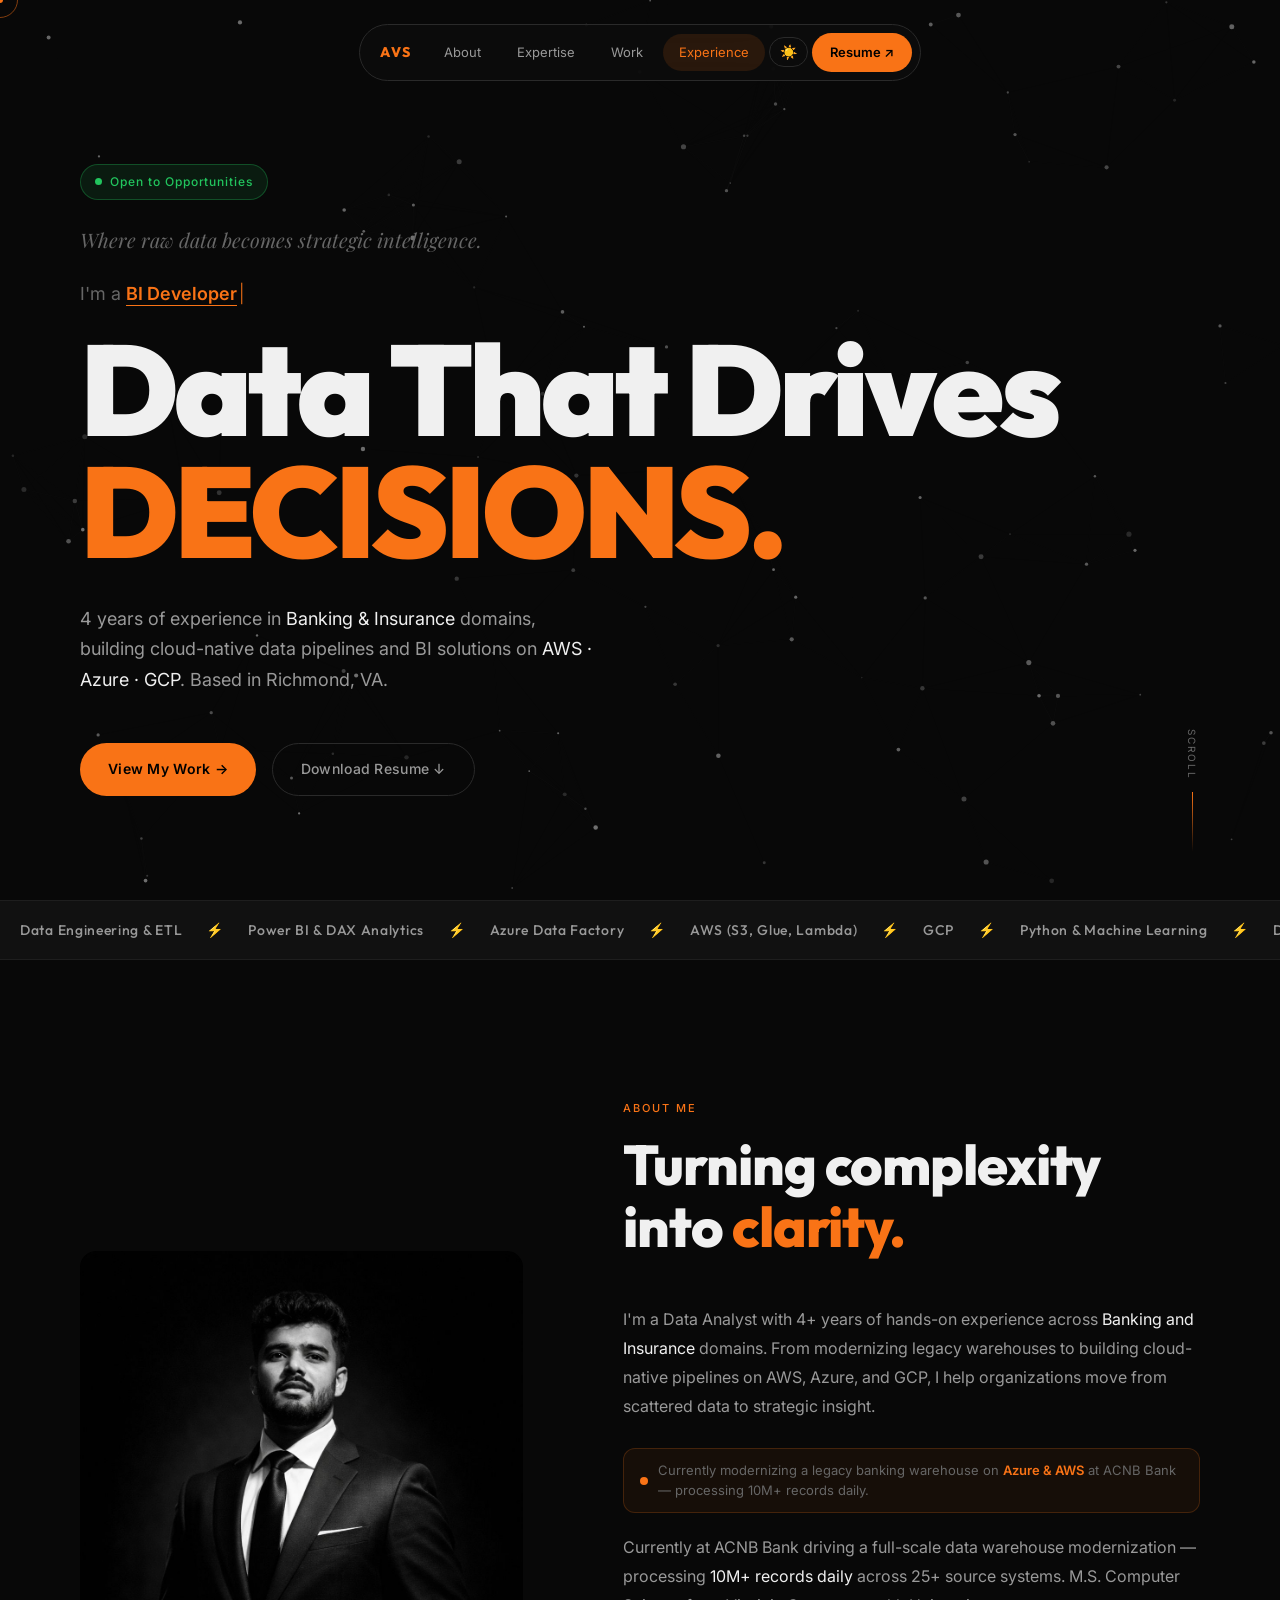
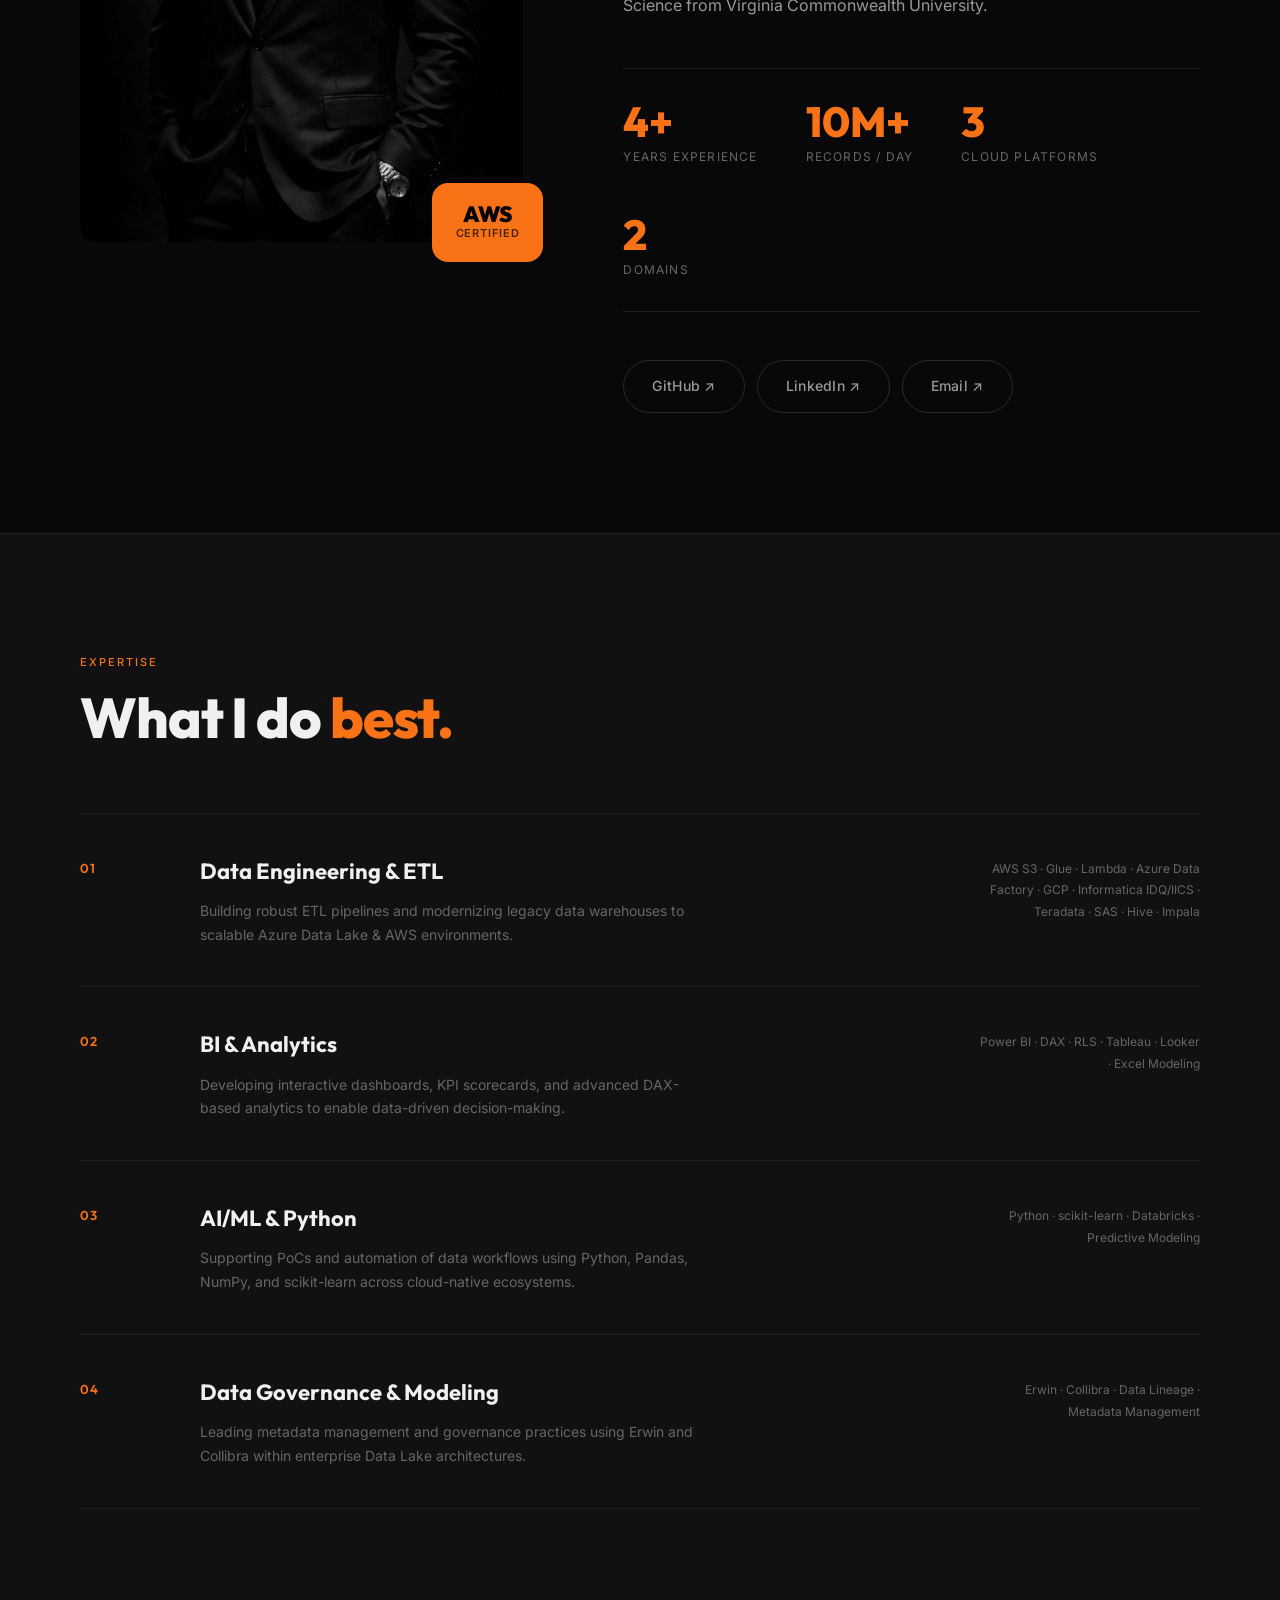
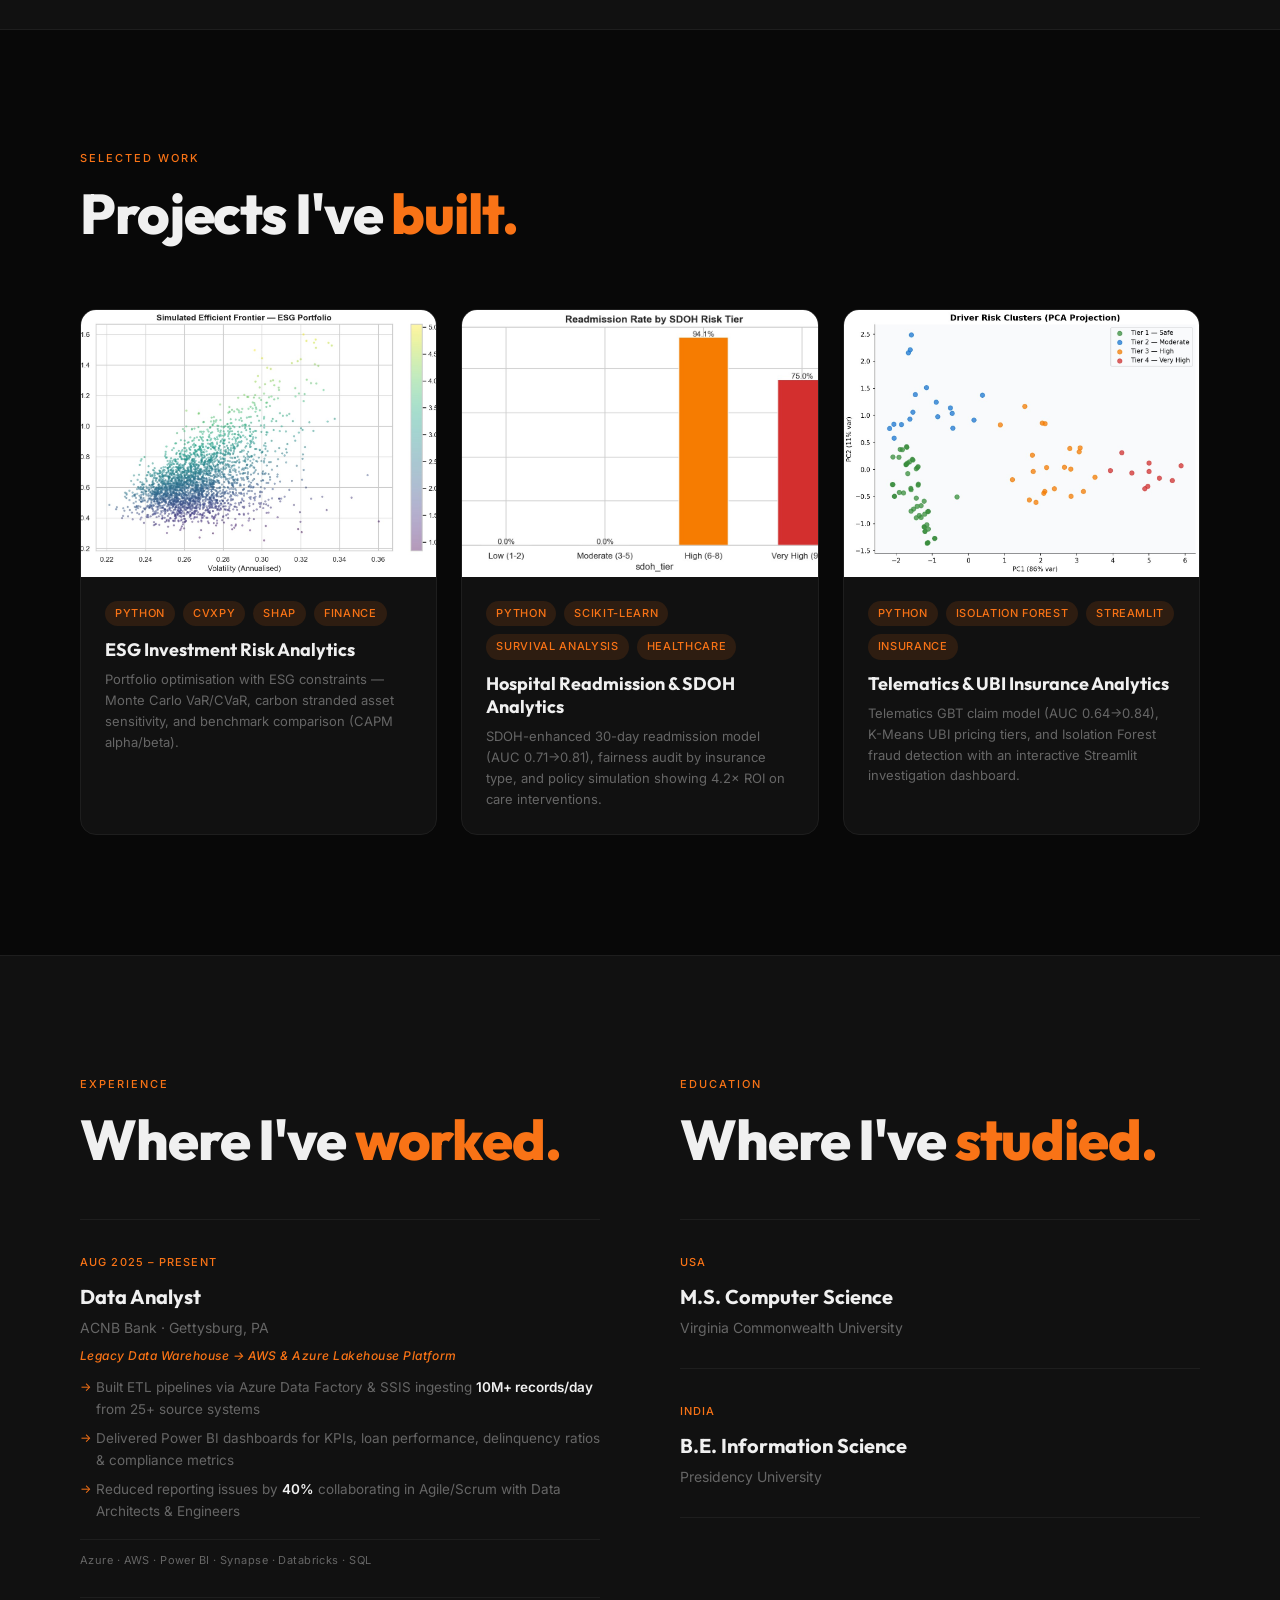
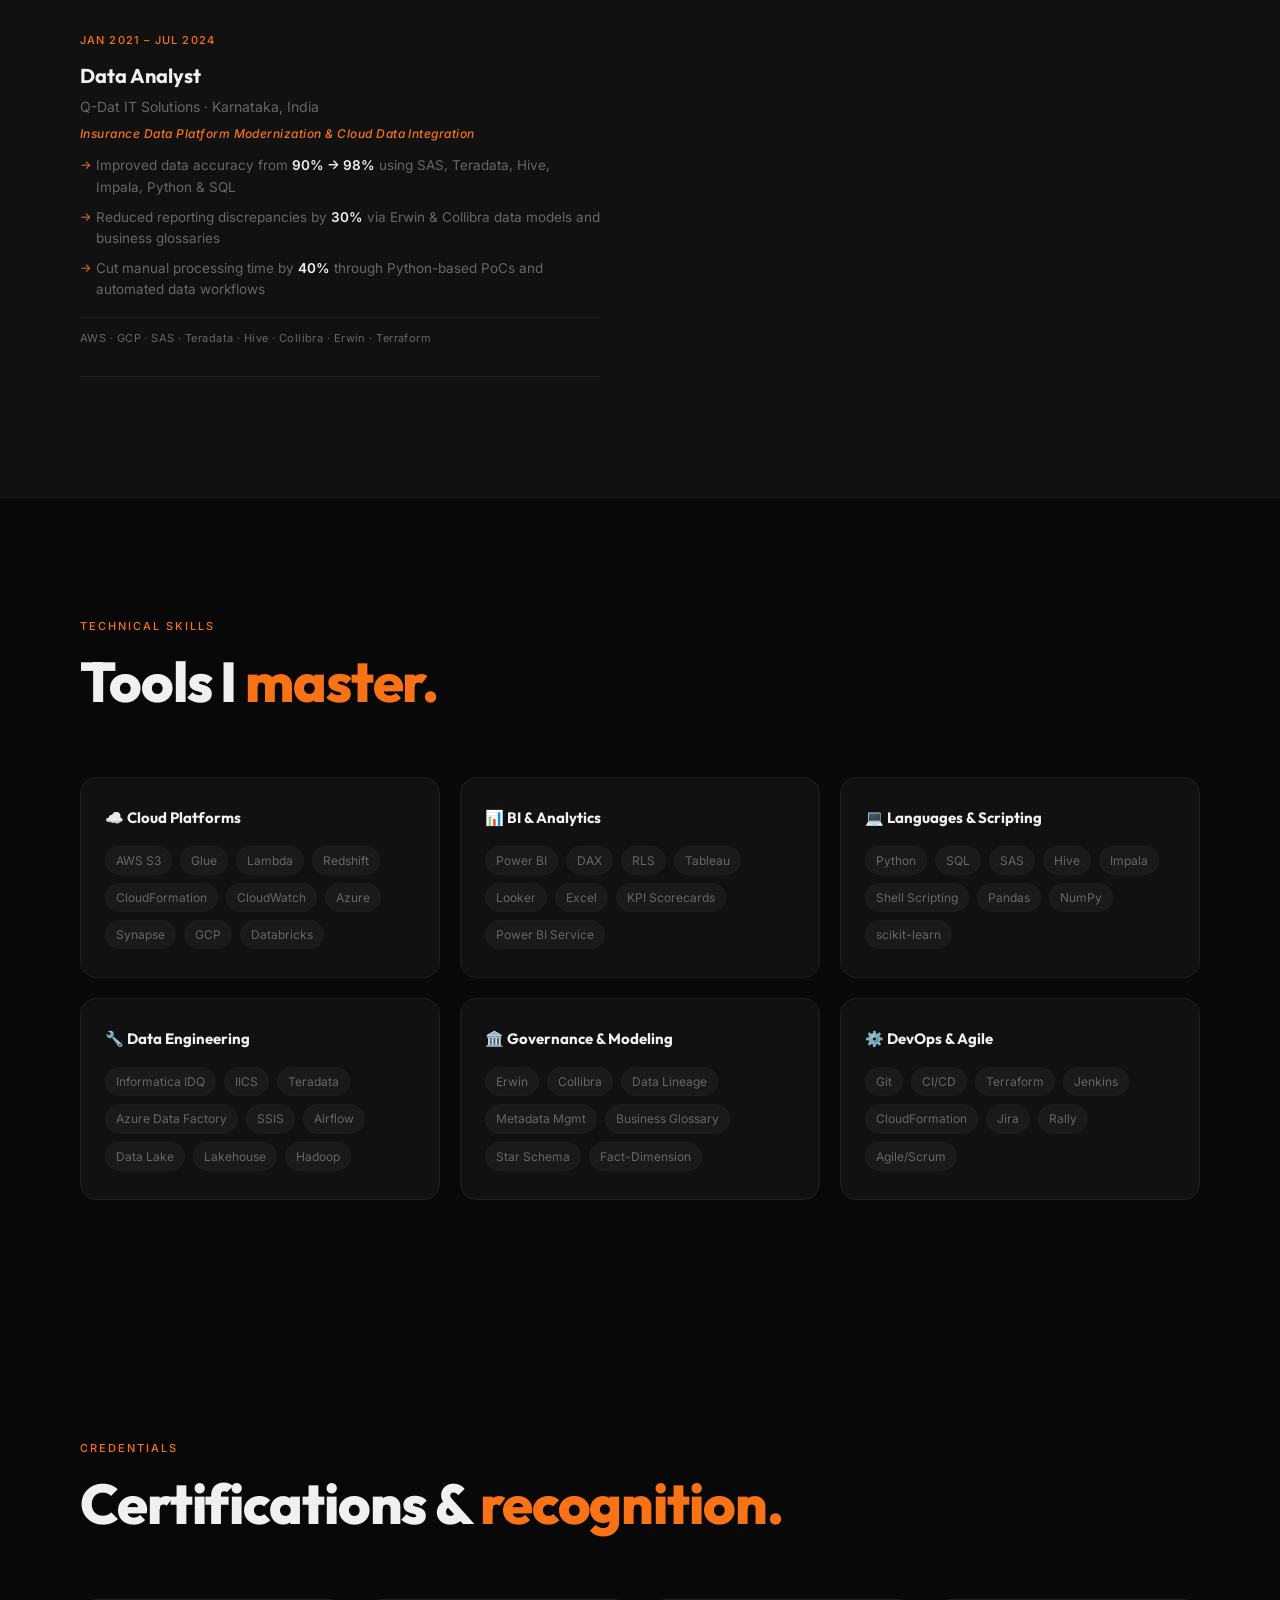
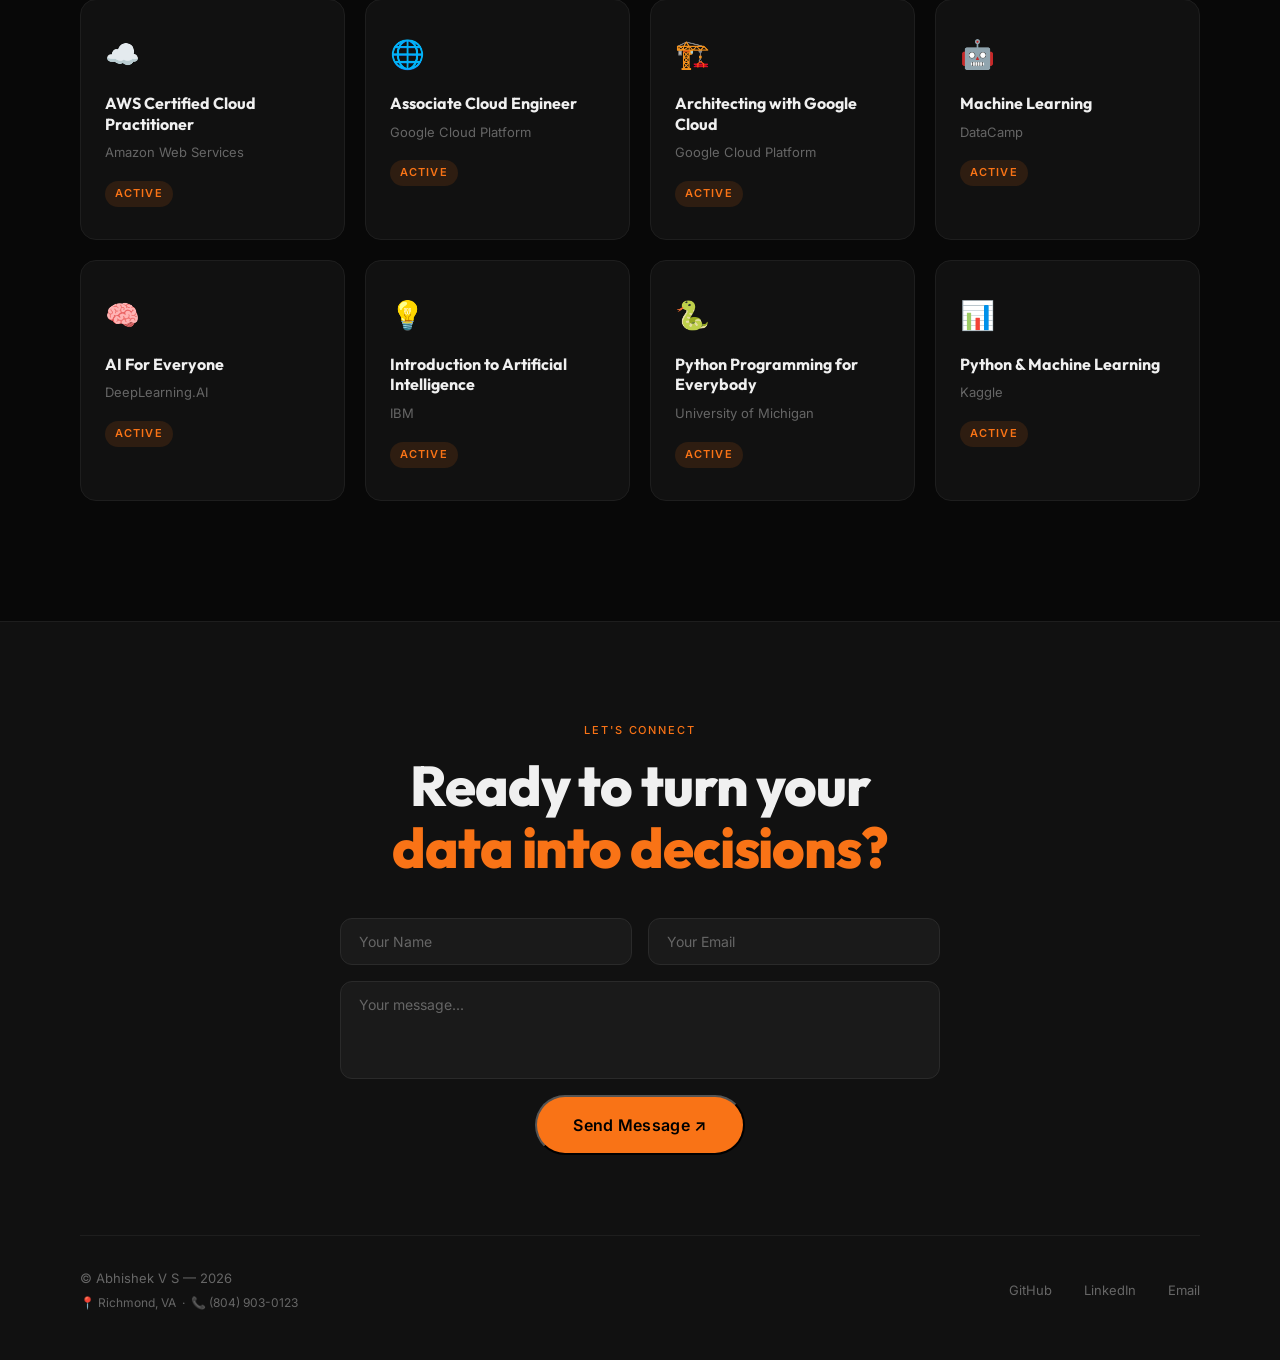
<file: index.html>
<!DOCTYPE html>
<html lang="en">
<head>
  <meta charset="UTF-8" />
  <title>Abhishek V S | Data Analyst | Power BI · AWS · Azure · GCP</title>
  <meta name="viewport" content="width=device-width, initial-scale=1.0" />
  <meta name="description" content="Abhishek V S — Data Analyst with 4+ years in Banking & Insurance. Specializing in Power BI, AWS, Azure, GCP, ETL pipelines and enterprise data governance. Based in Richmond, VA." />
  <meta property="og:title" content="Abhishek V S | Data Analyst | Power BI · AWS · Azure · GCP" />
  <meta property="og:description" content="Data Analyst with 4+ years in Banking & Insurance. Specializing in Power BI, AWS, Azure, GCP, and enterprise data pipelines. Based in Richmond, VA." />
  <meta property="og:type" content="website" />
  <meta property="og:url" content="https://abhishekvs.github.io" />
  <meta property="og:image" content="https://abhishekvs.github.io/img/PI.jpeg" />
  <meta name="twitter:card" content="summary_large_image" />
  <meta name="twitter:title" content="Abhishek V S | Data Analyst" />
  <meta name="twitter:description" content="Data Analyst with 4+ years in Banking & Insurance. Power BI · AWS · Azure · GCP." />
  <meta name="twitter:image" content="https://abhishekvs.github.io/img/PI.jpeg" />
  <link rel="icon" href="data:image/svg+xml,<svg xmlns='http://www.w3.org/2000/svg' viewBox='0 0 100 100'><rect width='100' height='100' rx='22' fill='%23f97316'/><text y='74' x='50' font-size='58' font-family='Arial' font-weight='900' fill='black' text-anchor='middle'>A</text></svg>" />
  <link rel="preconnect" href="https://fonts.googleapis.com">
  <link rel="preconnect" href="https://fonts.gstatic.com" crossorigin>
  <link href="https://fonts.googleapis.com/css2?family=Outfit:wght@300;400;500;600;700;800;900&family=Inter:wght@300;400;500&family=Playfair+Display:ital@1&family=Dancing+Script:wght@700&display=swap" rel="stylesheet">
  <link rel="stylesheet" href="styles.css" />
</head>
<body>

  <!-- SCROLL PROGRESS BAR -->
  <div id="scroll-progress"></div>

  <!-- BACK TO TOP -->
  <button id="back-to-top" aria-label="Back to top">↑</button>

  <!-- INTERACTIVE BACKGROUND -->
  <canvas id="bg-canvas"></canvas>

  <!-- CUSTOM CURSOR -->
  <div class="cursor-dot"></div>
  <div class="cursor-outline"></div>

  <!-- PRELOADER — Apple "Hello" screen -->
  <div class="preloader" id="preloader">
    <div class="hello-word" id="hello-word">Hello</div>
    <div class="hello-lang" id="hello-lang">English</div>
  </div>

  <!-- NAVBAR -->
  <nav class="navbar">
    <div class="nav-pill">
      <a href="#" class="nav-logo">AVS</a>
      <div class="nav-links">
        <a href="#about" class="nav-link">About</a>
        <a href="#expertise" class="nav-link">Expertise</a>
        <a href="#work" class="nav-link">Work</a>
        <a href="#experience" class="nav-link">Experience</a>
        <button class="theme-toggle" id="theme-toggle" aria-label="Toggle theme" title="Toggle theme">☀️</button>
        <a href="Files/Abhishek_Resume1.pdf" class="nav-link nav-cta" target="_blank">Resume ↗</a>
      </div>
    </div>
  </nav>

  <!-- HERO -->
  <section class="hero">
    <div class="hero-inner">
      <div class="open-badge">
        <span class="badge-dot"></span>
        Open to Opportunities
      </div>
      <p class="hero-tagline">Where raw data becomes strategic intelligence.</p>
      <p class="hero-role-line">I'm a <span id="role-cycle" class="role-highlight">Data Analyst</span><span class="type-cursor">|</span></p>
      <h1 class="hero-title">
        Data That Drives<br>
        <span class="accent">DECISIONS.</span>
      </h1>
      <p class="hero-sub">
        4 years of experience in <span>Banking & Insurance</span> domains, building cloud-native data pipelines and BI solutions on <span>AWS · Azure · GCP</span>. Based in Richmond, VA.
      </p>
      <div class="hero-actions">
        <a href="#work" class="btn btn-primary">View My Work →</a>
        <a href="Files/Abhishek_Resume1.pdf" class="btn btn-ghost" download="Abhishek_VS_Resume.pdf">Download Resume ↓</a>
      </div>
    </div>
    <div class="hero-scroll-hint">
      <span>Scroll</span>
      <div class="scroll-line"></div>
    </div>
  </section>

  <!-- MARQUEE -->
  <div class="marquee-wrapper">
    <div class="marquee-track">
      <div class="marquee-content">
        <span>Data Engineering & ETL</span><span class="sep">⚡</span>
        <span>Power BI & DAX Analytics</span><span class="sep">⚡</span>
        <span>Azure Data Factory</span><span class="sep">⚡</span>
        <span>AWS (S3, Glue, Lambda)</span><span class="sep">⚡</span>
        <span>GCP</span><span class="sep">⚡</span>
        <span>Python & Machine Learning</span><span class="sep">⚡</span>
        <span>Databricks</span><span class="sep">⚡</span>
        <span>SAS · Hive · Impala</span><span class="sep">⚡</span>
        <span>Teradata</span><span class="sep">⚡</span>
        <span>Tableau & Looker</span><span class="sep">⚡</span>
        <span>Data Governance</span><span class="sep">⚡</span>
        <span>Informatica IDQ</span><span class="sep">⚡</span>
        <span>Collibra & Erwin</span><span class="sep">⚡</span>
        <span>Terraform · CI/CD</span><span class="sep">⚡</span>
        <span>Predictive Modeling</span><span class="sep">⚡</span>
      </div>
      <div class="marquee-content" aria-hidden="true">
        <span>Data Engineering & ETL</span><span class="sep">⚡</span>
        <span>Power BI & DAX Analytics</span><span class="sep">⚡</span>
        <span>Azure Data Factory</span><span class="sep">⚡</span>
        <span>AWS (S3, Glue, Lambda)</span><span class="sep">⚡</span>
        <span>GCP</span><span class="sep">⚡</span>
        <span>Python & Machine Learning</span><span class="sep">⚡</span>
        <span>Databricks</span><span class="sep">⚡</span>
        <span>SAS · Hive · Impala</span><span class="sep">⚡</span>
        <span>Teradata</span><span class="sep">⚡</span>
        <span>Tableau & Looker</span><span class="sep">⚡</span>
        <span>Data Governance</span><span class="sep">⚡</span>
        <span>Informatica IDQ</span><span class="sep">⚡</span>
        <span>Collibra & Erwin</span><span class="sep">⚡</span>
        <span>Terraform · CI/CD</span><span class="sep">⚡</span>
        <span>Predictive Modeling</span><span class="sep">⚡</span>
      </div>
    </div>
  </div>

  <!-- ABOUT -->
  <section id="about" class="section about-section">
    <div class="container about-grid">
      <div class="about-image-col reveal">
        <div class="about-image-wrap">
          <img src="img/PI.jpeg" alt="Abhishek V S" class="about-photo" loading="lazy" />
          <div class="about-badge">
            <div class="badge-inner">
              <span class="badge-num">AWS</span>
              <span class="badge-label">Certified</span>
            </div>
          </div>
        </div>
      </div>
      <div class="about-text-col reveal">
        <p class="section-label">About Me</p>
        <h2 class="section-heading">Turning complexity<br>into <span class="accent">clarity.</span></h2>
        <p class="about-desc">
          I'm a Data Analyst with 4+ years of hands-on experience across <span style="color:var(--text)">Banking and Insurance</span> domains. From modernizing legacy warehouses to building cloud-native pipelines on AWS, Azure, and GCP, I help organizations move from scattered data to strategic insight.
        </p>
        <div class="current-work">
          <span class="current-dot"></span>
          <span class="current-text">Currently modernizing a legacy banking warehouse on <strong>Azure & AWS</strong> at ACNB Bank — processing 10M+ records daily.</span>
        </div>
        <p class="about-desc">
          Currently at ACNB Bank driving a full-scale data warehouse modernization — processing <span style="color:var(--text)">10M+ records daily</span> across 25+ source systems. M.S. Computer Science from Virginia Commonwealth University.
        </p>
        <div class="about-stats">
          <div class="stat-item">
            <span class="stat-num">4+</span>
            <span class="stat-label">Years Experience</span>
          </div>
          <div class="stat-item">
            <span class="stat-num">10M+</span>
            <span class="stat-label">Records / Day</span>
          </div>
          <div class="stat-item">
            <span class="stat-num">3</span>
            <span class="stat-label">Cloud Platforms</span>
          </div>
          <div class="stat-item">
            <span class="stat-num">2</span>
            <span class="stat-label">Domains</span>
          </div>
        </div>
        <div class="about-links">
          <a href="https://github.com/abhishekvs" target="_blank" class="btn btn-ghost">GitHub ↗</a>
          <a href="https://www.linkedin.com/in/vs-abhishek" target="_blank" class="btn btn-ghost">LinkedIn ↗</a>
          <a href="mailto:vsabhishekgowda@gmail.com" class="btn btn-ghost">Email ↗</a>
        </div>
      </div>
    </div>
  </section>

  <!-- EXPERTISE -->
  <section id="expertise" class="section expertise-section">
    <div class="container">
      <div class="section-header reveal">
        <p class="section-label">Expertise</p>
        <h2 class="section-heading">What I do <span class="accent">best.</span></h2>
      </div>
      <div class="services-list">
        <div class="service-item reveal">
          <div class="service-num">01</div>
          <div class="service-body">
            <div class="service-name">Data Engineering & ETL</div>
            <div class="service-desc">Building robust ETL pipelines and modernizing legacy data warehouses to scalable Azure Data Lake & AWS environments.</div>
          </div>
          <div class="service-tags">AWS S3 · Glue · Lambda · Azure Data Factory · GCP · Informatica IDQ/IICS · Teradata · SAS · Hive · Impala</div>
        </div>
        <div class="service-item reveal">
          <div class="service-num">02</div>
          <div class="service-body">
            <div class="service-name">BI & Analytics</div>
            <div class="service-desc">Developing interactive dashboards, KPI scorecards, and advanced DAX-based analytics to enable data-driven decision-making.</div>
          </div>
          <div class="service-tags">Power BI · DAX · RLS · Tableau · Looker · Excel Modeling</div>
        </div>
        <div class="service-item reveal">
          <div class="service-num">03</div>
          <div class="service-body">
            <div class="service-name">AI/ML & Python</div>
            <div class="service-desc">Supporting PoCs and automation of data workflows using Python, Pandas, NumPy, and scikit-learn across cloud-native ecosystems.</div>
          </div>
          <div class="service-tags">Python · scikit-learn · Databricks · Predictive Modeling</div>
        </div>
        <div class="service-item reveal">
          <div class="service-num">04</div>
          <div class="service-body">
            <div class="service-name">Data Governance & Modeling</div>
            <div class="service-desc">Leading metadata management and governance practices using Erwin and Collibra within enterprise Data Lake architectures.</div>
          </div>
          <div class="service-tags">Erwin · Collibra · Data Lineage · Metadata Management</div>
        </div>
      </div>
    </div>
  </section>

  <!-- PROJECTS -->
  <section id="work" class="section work-section">
    <div class="container">
      <div class="section-header reveal">
        <p class="section-label">Selected Work</p>
        <h2 class="section-heading">Projects I've <span class="accent">built.</span></h2>
      </div>
      <div class="projects-grid">
        <a href="https://github.com/abhishek-vs/esg-investment-risk-analytics" target="_blank" class="project-card reveal">
          <div class="project-img-wrap">
            <img src="img/project-esg.jpg" alt="ESG Investment Risk Analytics" loading="lazy" />
            <div class="project-overlay">
              <span>View Project ↗</span>
            </div>
          </div>
          <div class="project-info">
            <div class="project-tags-row">
              <span class="tag">Python</span>
              <span class="tag">CVXPY</span>
              <span class="tag">SHAP</span>
              <span class="tag">Finance</span>
            </div>
            <div class="project-title">ESG Investment Risk Analytics</div>
            <p class="project-desc">Portfolio optimisation with ESG constraints — Monte Carlo VaR/CVaR, carbon stranded asset sensitivity, and benchmark comparison (CAPM alpha/beta).</p>
          </div>
        </a>
        <a href="https://github.com/abhishek-vs/hospital-readmission-sdoh-analytics" target="_blank" class="project-card reveal">
          <div class="project-img-wrap">
            <img src="img/project-hospital.jpg" alt="Hospital Readmission & SDOH Analytics" loading="lazy" />
            <div class="project-overlay">
              <span>View Project ↗</span>
            </div>
          </div>
          <div class="project-info">
            <div class="project-tags-row">
              <span class="tag">Python</span>
              <span class="tag">Scikit-learn</span>
              <span class="tag">Survival Analysis</span>
              <span class="tag">Healthcare</span>
            </div>
            <div class="project-title">Hospital Readmission & SDOH Analytics</div>
            <p class="project-desc">SDOH-enhanced 30-day readmission model (AUC 0.71→0.81), fairness audit by insurance type, and policy simulation showing 4.2× ROI on care interventions.</p>
          </div>
        </a>
        <a href="https://github.com/abhishek-vs/telematics-ubi-insurance-analytics" target="_blank" class="project-card reveal">
          <div class="project-img-wrap">
            <img src="img/project-telematics.jpg" alt="Telematics & UBI Insurance Analytics" loading="lazy" />
            <div class="project-overlay">
              <span>View Project ↗</span>
            </div>
          </div>
          <div class="project-info">
            <div class="project-tags-row">
              <span class="tag">Python</span>
              <span class="tag">Isolation Forest</span>
              <span class="tag">Streamlit</span>
              <span class="tag">Insurance</span>
            </div>
            <div class="project-title">Telematics & UBI Insurance Analytics</div>
            <p class="project-desc">Telematics GBT claim model (AUC 0.64→0.84), K-Means UBI pricing tiers, and Isolation Forest fraud detection with an interactive Streamlit investigation dashboard.</p>
          </div>
        </a>
      </div>
    </div>
  </section>

  <!-- EXPERIENCE -->
  <section id="experience" class="section experience-section">
    <div class="container exp-grid">
      <div class="exp-col reveal">
        <p class="section-label">Experience</p>
        <h2 class="section-heading">Where I've <span class="accent">worked.</span></h2>
        <div class="exp-list">
          <div class="exp-item">
            <div class="exp-meta">
              <span class="exp-date">Aug 2025 – Present</span>
            </div>
            <div class="exp-role">Data Analyst</div>
            <div class="exp-company">ACNB Bank · Gettysburg, PA</div>
            <p class="exp-project">Legacy Data Warehouse → AWS & Azure Lakehouse Platform</p>
            <ul class="exp-bullets">
              <li>Built ETL pipelines via Azure Data Factory & SSIS ingesting <strong>10M+ records/day</strong> from 25+ source systems</li>
              <li>Delivered Power BI dashboards for KPIs, loan performance, delinquency ratios & compliance metrics</li>
              <li>Reduced reporting issues by <strong>40%</strong> collaborating in Agile/Scrum with Data Architects & Engineers</li>
            </ul>
            <div class="exp-tags">Azure · AWS · Power BI · Synapse · Databricks · SQL</div>
          </div>
          <div class="exp-item">
            <div class="exp-meta">
              <span class="exp-date">Jan 2021 – Jul 2024</span>
            </div>
            <div class="exp-role">Data Analyst</div>
            <div class="exp-company">Q-Dat IT Solutions · Karnataka, India</div>
            <p class="exp-project">Insurance Data Platform Modernization & Cloud Data Integration</p>
            <ul class="exp-bullets">
              <li>Improved data accuracy from <strong>90% → 98%</strong> using SAS, Teradata, Hive, Impala, Python & SQL</li>
              <li>Reduced reporting discrepancies by <strong>30%</strong> via Erwin & Collibra data models and business glossaries</li>
              <li>Cut manual processing time by <strong>40%</strong> through Python-based PoCs and automated data workflows</li>
            </ul>
            <div class="exp-tags">AWS · GCP · SAS · Teradata · Hive · Collibra · Erwin · Terraform</div>
          </div>
        </div>
      </div>

      <div class="exp-col reveal">
        <p class="section-label">Education</p>
        <h2 class="section-heading">Where I've <span class="accent">studied.</span></h2>
        <div class="exp-list">
          <div class="exp-item">
            <div class="exp-meta">
              <span class="exp-date">USA</span>
            </div>
            <div class="exp-role">M.S. Computer Science</div>
            <div class="exp-company">Virginia Commonwealth University</div>
          </div>
          <div class="exp-item">
            <div class="exp-meta">
              <span class="exp-date">India</span>
            </div>
            <div class="exp-role">B.E. Information Science</div>
            <div class="exp-company">Presidency University</div>
          </div>
        </div>
      </div>
    </div>
  </section>

  <!-- SKILLS GRID -->
  <section class="section skills-section">
    <div class="container">
      <div class="section-header reveal">
        <p class="section-label">Technical Skills</p>
        <h2 class="section-heading">Tools I <span class="accent">master.</span></h2>
      </div>
      <div class="skills-grid">
        <div class="skill-card reveal">
          <div class="skill-category">☁️ Cloud Platforms</div>
          <div class="skill-pills">
            <span data-tooltip="Primary storage layer for insurance data pipelines">AWS S3</span><span>Glue</span><span>Lambda</span><span>Redshift</span>
            <span>CloudFormation</span><span>CloudWatch</span><span>Azure</span>
            <span>Synapse</span><span>GCP</span><span data-tooltip="Big data processing & ML at ACNB Bank">Databricks</span>
          </div>
        </div>
        <div class="skill-card reveal">
          <div class="skill-category">📊 BI & Analytics</div>
          <div class="skill-pills">
            <span data-tooltip="Built KPI dashboards tracking loan performance & compliance">Power BI</span><span data-tooltip="Advanced calculated measures & row-level security">DAX</span><span>RLS</span>
            <span>Tableau</span><span>Looker</span><span>Excel</span>
            <span>KPI Scorecards</span><span>Power BI Service</span>
          </div>
        </div>
        <div class="skill-card reveal">
          <div class="skill-category">💻 Languages & Scripting</div>
          <div class="skill-pills">
            <span>Python</span><span>SQL</span><span>SAS</span>
            <span>Hive</span><span>Impala</span><span>Shell Scripting</span>
            <span>Pandas</span><span>NumPy</span><span>scikit-learn</span>
          </div>
        </div>
        <div class="skill-card reveal">
          <div class="skill-category">🔧 Data Engineering</div>
          <div class="skill-pills">
            <span>Informatica IDQ</span><span>IICS</span><span>Teradata</span>
            <span>Azure Data Factory</span><span>SSIS</span><span>Airflow</span>
            <span>Data Lake</span><span>Lakehouse</span><span>Hadoop</span>
          </div>
        </div>
        <div class="skill-card reveal">
          <div class="skill-category">🏛️ Governance & Modeling</div>
          <div class="skill-pills">
            <span data-tooltip="Logical & physical data modelling for enterprise warehouses">Erwin</span><span data-tooltip="Enterprise data catalog & business glossary management">Collibra</span><span>Data Lineage</span>
            <span>Metadata Mgmt</span><span>Business Glossary</span>
            <span>Star Schema</span><span>Fact-Dimension</span>
          </div>
        </div>
        <div class="skill-card reveal">
          <div class="skill-category">⚙️ DevOps & Agile</div>
          <div class="skill-pills">
            <span>Git</span><span>CI/CD</span><span data-tooltip="Infrastructure as code for AWS secure deployments">Terraform</span>
            <span>Jenkins</span><span>CloudFormation</span><span>Jira</span>
            <span>Rally</span><span>Agile/Scrum</span>
          </div>
        </div>
      </div>
    </div>
  </section>

  <!-- CERTIFICATIONS -->
  <section class="section certs-section">
    <div class="container">
      <div class="section-header reveal">
        <p class="section-label">Credentials</p>
        <h2 class="section-heading">Certifications & <span class="accent">recognition.</span></h2>
      </div>
      <div class="certs-grid">
        <div class="cert-card reveal">
          <div class="cert-icon">☁️</div>
          <div class="cert-name">AWS Certified Cloud Practitioner</div>
          <div class="cert-issuer">Amazon Web Services</div>
          <div class="cert-status">Active</div>
        </div>
        <div class="cert-card reveal">
          <div class="cert-icon">🌐</div>
          <div class="cert-name">Associate Cloud Engineer</div>
          <div class="cert-issuer">Google Cloud Platform</div>
          <div class="cert-status">Active</div>
        </div>
        <div class="cert-card reveal">
          <div class="cert-icon">🏗️</div>
          <div class="cert-name">Architecting with Google Cloud</div>
          <div class="cert-issuer">Google Cloud Platform</div>
          <div class="cert-status">Active</div>
        </div>
        <div class="cert-card reveal">
          <div class="cert-icon">🤖</div>
          <div class="cert-name">Machine Learning</div>
          <div class="cert-issuer">DataCamp</div>
          <div class="cert-status">Active</div>
        </div>
        <div class="cert-card reveal">
          <div class="cert-icon">🧠</div>
          <div class="cert-name">AI For Everyone</div>
          <div class="cert-issuer">DeepLearning.AI</div>
          <div class="cert-status">Active</div>
        </div>
        <div class="cert-card reveal">
          <div class="cert-icon">💡</div>
          <div class="cert-name">Introduction to Artificial Intelligence</div>
          <div class="cert-issuer">IBM</div>
          <div class="cert-status">Active</div>
        </div>
        <div class="cert-card reveal">
          <div class="cert-icon">🐍</div>
          <div class="cert-name">Python Programming for Everybody</div>
          <div class="cert-issuer">University of Michigan</div>
          <div class="cert-status">Active</div>
        </div>
        <div class="cert-card reveal">
          <div class="cert-icon">📊</div>
          <div class="cert-name">Python & Machine Learning</div>
          <div class="cert-issuer">Kaggle</div>
          <div class="cert-status">Active</div>
        </div>
      </div>
    </div>
  </section>

  <!-- FOOTER / CONTACT -->
  <footer class="footer">
    <div class="container footer-inner">
      <div class="footer-cta reveal">
        <p class="section-label">Let's Connect</p>
        <h2 class="footer-heading">Ready to turn your<br><span class="accent">data into decisions?</span></h2>
        <form class="contact-form" id="contact-form" action="https://formspree.io/f/xdapnepq" method="POST">
          <div class="form-row">
            <div class="form-group">
              <input type="text" name="name" placeholder="Your Name" required autocomplete="off" />
            </div>
            <div class="form-group">
              <input type="email" name="email" placeholder="Your Email" required autocomplete="off" />
            </div>
          </div>
          <div class="form-group">
            <textarea name="message" placeholder="Your message..." rows="4" required></textarea>
          </div>
          <button type="submit" class="btn btn-primary btn-large form-submit">
            <span class="submit-text">Send Message ↗</span>
            <span class="submit-sent" style="display:none">Message Sent ✓</span>
          </button>
        </form>
      </div>
      <div class="footer-bottom reveal">
        <div class="footer-left">
          <div class="footer-copy">© Abhishek V S — 2026</div>
          <div class="footer-location">📍 Richmond, VA &nbsp;·&nbsp; 📞 (804) 903-0123</div>
        </div>
        <div class="footer-links">
          <a href="https://github.com/abhishekvs" target="_blank">GitHub</a>
          <a href="https://www.linkedin.com/in/vs-abhishek" target="_blank">LinkedIn</a>
          <a href="mailto:vsabhishekgowda@gmail.com">Email</a>
        </div>
      </div>
    </div>
  </footer>

  <script src="script.js"></script>
</body>
</html>
</file>
<file: styles.css>
@import url('https://fonts.googleapis.com/css2?family=Outfit:wght@300;400;500;600;700;800;900&family=Inter:wght@300;400;500&family=Playfair+Display:ital@1&display=swap');

/* ─── RESET ──────────────────────────────────────────── */
*, *::before, *::after {
  margin: 0;
  padding: 0;
  box-sizing: border-box;
}

:root {
  --bg: #080808;
  --bg-card: #111111;
  --bg-card-hover: #161616;
  --border: #1e1e1e;
  --border-light: #2a2a2a;
  --text: #f0f0f0;
  --text-muted: #666666;
  --text-dim: #999999;
  --accent: #f97316;
  --accent-dim: rgba(249, 115, 22, 0.12);

  --font-head: 'Outfit', sans-serif;
  --font-body: 'Inter', sans-serif;
  --font-serif: 'Playfair Display', serif;

  --max-w: 1200px;
  --nav-h: 80px;
}

html { scroll-behavior: smooth; }

body {
  font-family: var(--font-body);
  background-color: var(--bg);
  color: var(--text);
  overflow-x: hidden;
  line-height: 1.6;
  cursor: none;
}

a {
  color: inherit;
  text-decoration: none;
  cursor: none;
}

img { display: block; width: 100%; }

.container {
  max-width: var(--max-w);
  margin: 0 auto;
  padding: 0 40px;
}

.section {
  padding: 120px 0;
}

.accent { color: var(--accent); }

/* ─── BACKGROUND CANVAS ──────────────────────────────── */
#bg-canvas {
  position: fixed;
  inset: 0;
  z-index: 0;
  pointer-events: none;
  opacity: 0;
  transition: opacity 1.2s ease;
}

#bg-canvas.ready { opacity: 1; }

/* push all content above canvas */
.navbar, .hero, .marquee-wrapper, .section,
.about-section, .expertise-section, .work-section,
.experience-section, .certs-section, .footer {
  position: relative;
  z-index: 1;
}

/* ─── CUSTOM CURSOR ───────────────────────────────────── */
.cursor-dot,
.cursor-outline {
  position: fixed;
  top: 0;
  left: 0;
  transform: translate(-50%, -50%);
  border-radius: 50%;
  z-index: 9999;
  pointer-events: none;
}

.cursor-dot {
  width: 6px;
  height: 6px;
  background: var(--accent);
  transition: transform 0.1s ease;
}

.cursor-outline {
  width: 36px;
  height: 36px;
  border: 1.5px solid rgba(249, 115, 22, 0.5);
  transition: width 0.3s ease, height 0.3s ease, background 0.3s ease, border-color 0.3s ease;
}

body:hover .cursor-outline { opacity: 1; }

/* ─── PRELOADER — Apple "Hello" ───────────────────────── */
.preloader {
  position: fixed;
  inset: 0;
  background: #000;
  z-index: 10000;
  display: flex;
  flex-direction: column;
  align-items: center;
  justify-content: center;
  gap: 16px;
  transition: opacity 0.9s ease, visibility 0.9s ease;
}

.preloader.done {
  opacity: 0;
  visibility: hidden;
}

.hello-word {
  font-family: 'Dancing Script', cursive;
  font-size: clamp(72px, 14vw, 160px);
  font-weight: 700;
  color: #fff;
  line-height: 1;
  opacity: 0;
  transform: scale(0.92);
  transition: opacity 0.2s ease, transform 0.2s ease;
  text-align: center;
}

.hello-word.visible {
  opacity: 1;
  transform: scale(1);
}

.hello-lang {
  font-family: var(--font-body);
  font-size: 13px;
  font-weight: 400;
  letter-spacing: 0.2em;
  text-transform: uppercase;
  color: rgba(255,255,255,0.35);
  opacity: 0;
  transition: opacity 0.2s ease 0.05s;
}

.hello-lang.visible {
  opacity: 1;
}

/* ─── NAVBAR ──────────────────────────────────────────── */
.navbar {
  position: fixed;
  top: 24px;
  left: 0;
  right: 0;
  z-index: 1000;
  display: flex;
  justify-content: center;
}

.nav-pill {
  display: flex;
  align-items: center;
  gap: 8px;
  background: rgba(12, 12, 12, 0.85);
  border: 1px solid var(--border-light);
  border-radius: 100px;
  padding: 8px 8px 8px 20px;
  backdrop-filter: blur(20px);
  -webkit-backdrop-filter: blur(20px);
}

.nav-logo {
  font-family: var(--font-head);
  font-weight: 800;
  font-size: 14px;
  letter-spacing: 0.12em;
  color: var(--accent);
  margin-right: 8px;
}

.nav-links {
  display: flex;
  align-items: center;
  gap: 4px;
}

.nav-link {
  font-family: var(--font-body);
  font-size: 13px;
  font-weight: 400;
  color: var(--text-dim);
  padding: 8px 16px;
  border-radius: 100px;
  transition: color 0.2s ease, background 0.2s ease;
}

.nav-link:hover {
  color: var(--text);
  background: rgba(255,255,255,0.06);
}

.nav-cta {
  background: var(--accent);
  color: #000 !important;
  font-weight: 600;
  padding: 9px 18px;
}

.nav-cta:hover {
  background: #fb923c;
  color: #000 !important;
}

/* ─── BUTTONS ─────────────────────────────────────────── */
.btn {
  display: inline-flex;
  align-items: center;
  gap: 8px;
  padding: 14px 28px;
  border-radius: 100px;
  font-family: var(--font-body);
  font-size: 14px;
  font-weight: 500;
  letter-spacing: 0.02em;
  transition: all 0.25s ease;
  cursor: none;
}

.btn-primary {
  background: var(--accent);
  color: #000;
  font-weight: 600;
}

.btn-primary:hover {
  background: #fb923c;
  transform: translateY(-2px);
}

.btn-ghost {
  border: 1px solid var(--border-light);
  color: var(--text-dim);
  background: transparent;
}

.btn-ghost:hover {
  border-color: var(--accent);
  color: var(--accent);
  background: var(--accent-dim);
}

.btn-large {
  padding: 18px 36px;
  font-size: 16px;
}

/* ─── SECTION LABELS ──────────────────────────────────── */
.section-label {
  font-family: var(--font-body);
  font-size: 11px;
  font-weight: 500;
  letter-spacing: 0.18em;
  text-transform: uppercase;
  color: var(--accent);
  margin-bottom: 16px;
}

.section-heading {
  font-family: var(--font-head);
  font-size: clamp(36px, 5vw, 56px);
  font-weight: 800;
  line-height: 1.1;
  letter-spacing: -0.02em;
  color: var(--text);
  margin-bottom: 48px;
}

.section-header {
  margin-bottom: 64px;
}

/* ─── REVEAL ANIMATIONS ───────────────────────────────── */
.reveal {
  opacity: 0;
  transform: translateY(40px);
  transition: opacity 0.7s ease, transform 0.7s ease;
}

.reveal.active {
  opacity: 1;
  transform: translateY(0);
}

/* ─── HERO ────────────────────────────────────────────── */
.hero {
  min-height: 100vh;
  display: flex;
  flex-direction: column;
  justify-content: center;
  padding: 0 40px;
  max-width: var(--max-w);
  margin: 0 auto;
  padding-top: 140px;
  padding-bottom: 80px;
  position: relative;
}

.hero-tagline {
  font-family: var(--font-serif);
  font-style: italic;
  font-size: clamp(16px, 1.8vw, 20px);
  color: var(--text-muted);
  margin-bottom: 24px;
  animation: fadeUp 0.9s ease 0.3s both;
}

.hero-title {
  font-family: var(--font-head);
  font-size: clamp(64px, 10vw, 130px);
  font-weight: 900;
  line-height: 0.95;
  letter-spacing: -0.03em;
  margin-bottom: 32px;
  animation: fadeUp 0.9s ease 0.5s both;
}

.hero-title .accent {
  display: block;
}

.hero-sub {
  font-size: clamp(15px, 1.5vw, 18px);
  color: var(--text-dim);
  max-width: 520px;
  line-height: 1.7;
  margin-bottom: 48px;
  animation: fadeUp 0.9s ease 0.7s both;
}

.hero-sub span {
  color: var(--text);
}

.hero-actions {
  display: flex;
  gap: 16px;
  animation: fadeUp 0.9s ease 0.9s both;
}

.hero-scroll-hint {
  position: absolute;
  bottom: 48px;
  right: 40px;
  display: flex;
  flex-direction: column;
  align-items: center;
  gap: 12px;
  animation: fadeUp 1s ease 1.2s both;
}

.hero-scroll-hint span {
  font-size: 10px;
  letter-spacing: 0.2em;
  text-transform: uppercase;
  color: var(--text-muted);
  writing-mode: vertical-rl;
}

.scroll-line {
  width: 1px;
  height: 60px;
  background: linear-gradient(to bottom, var(--accent), transparent);
  animation: scrollPulse 2s ease-in-out infinite;
}

@keyframes scrollPulse {
  0%, 100% { opacity: 0.3; }
  50% { opacity: 1; }
}

@keyframes fadeUp {
  from { opacity: 0; transform: translateY(30px); }
  to { opacity: 1; transform: translateY(0); }
}

/* ─── MARQUEE ─────────────────────────────────────────── */
.marquee-wrapper {
  border-top: 1px solid var(--border);
  border-bottom: 1px solid var(--border);
  background: var(--bg-card);
  overflow: hidden;
  padding: 18px 0;
}

.marquee-track {
  display: flex;
  width: max-content;
  animation: marquee 35s linear infinite;
}

.marquee-track:hover {
  animation-play-state: paused;
}

.marquee-content {
  display: flex;
  align-items: center;
  gap: 0;
  white-space: nowrap;
  padding-right: 0;
}

.marquee-content span {
  font-family: var(--font-head);
  font-size: 14px;
  font-weight: 500;
  letter-spacing: 0.05em;
  color: var(--text-dim);
  padding: 0 20px;
}

.marquee-content .sep {
  color: var(--accent);
  padding: 0 4px;
}

@keyframes marquee {
  from { transform: translateX(0); }
  to { transform: translateX(-50%); }
}

/* ─── ABOUT ───────────────────────────────────────────── */
.about-section { background: var(--bg); }

.about-grid {
  display: grid;
  grid-template-columns: 1fr 1.3fr;
  gap: 100px;
  align-items: center;
}

.about-image-wrap {
  position: relative;
}

.about-photo {
  width: 100%;
  aspect-ratio: 3/4;
  object-fit: cover;
  object-position: top;
  border-radius: 16px;
  filter: grayscale(20%);
}

.about-badge {
  position: absolute;
  bottom: -20px;
  right: -20px;
  background: var(--accent);
  border-radius: 16px;
  padding: 20px 24px;
}

.badge-inner {
  display: flex;
  flex-direction: column;
  align-items: center;
}

.badge-num {
  font-family: var(--font-head);
  font-size: 22px;
  font-weight: 900;
  color: #000;
  line-height: 1;
}

.badge-label {
  font-size: 11px;
  font-weight: 600;
  color: rgba(0,0,0,0.7);
  text-transform: uppercase;
  letter-spacing: 0.08em;
}

.about-text-col {
  padding-top: 20px;
}

.about-desc {
  color: var(--text-dim);
  font-size: 16px;
  line-height: 1.8;
  margin-bottom: 24px;
}

.about-stats {
  display: flex;
  gap: 48px;
  margin: 48px 0;
  padding: 32px 0;
  border-top: 1px solid var(--border);
  border-bottom: 1px solid var(--border);
}

.stat-item {
  display: flex;
  flex-direction: column;
  gap: 4px;
}

.stat-num {
  font-family: var(--font-head);
  font-size: 42px;
  font-weight: 800;
  color: var(--accent);
  line-height: 1;
}

.stat-label {
  font-size: 12px;
  color: var(--text-muted);
  text-transform: uppercase;
  letter-spacing: 0.1em;
}

.about-links {
  display: flex;
  gap: 12px;
  flex-wrap: wrap;
}

/* ─── EXPERTISE ───────────────────────────────────────── */
.expertise-section {
  background: var(--bg-card);
  border-top: 1px solid var(--border);
  border-bottom: 1px solid var(--border);
}

.services-list {
  display: flex;
  flex-direction: column;
}

.service-item {
  display: grid;
  grid-template-columns: 80px 1fr auto;
  gap: 40px;
  align-items: start;
  padding: 40px 0;
  border-bottom: 1px solid var(--border);
  transition: background 0.3s ease;
}

.service-item:first-child {
  border-top: 1px solid var(--border);
}

.service-num {
  font-family: var(--font-head);
  font-size: 13px;
  font-weight: 600;
  color: var(--accent);
  letter-spacing: 0.08em;
  padding-top: 4px;
}

.service-name {
  font-family: var(--font-head);
  font-size: 22px;
  font-weight: 700;
  color: var(--text);
  margin-bottom: 10px;
  transition: color 0.3s ease;
}

.service-item:hover .service-name { color: var(--accent); }

.service-desc {
  font-size: 14px;
  color: var(--text-muted);
  line-height: 1.7;
  max-width: 500px;
}

.service-tags {
  font-size: 12px;
  color: var(--text-muted);
  text-align: right;
  max-width: 220px;
  line-height: 1.8;
  padding-top: 4px;
}

/* ─── PROJECTS ────────────────────────────────────────── */
.work-section { background: var(--bg); }

.projects-grid {
  display: grid;
  grid-template-columns: repeat(3, 1fr);
  gap: 24px;
}

.project-card {
  display: block;
  background: var(--bg-card);
  border: 1px solid var(--border);
  border-radius: 16px;
  overflow: hidden;
  transition: transform 0.35s ease, border-color 0.35s ease;
}

.project-card:hover {
  transform: translateY(-8px);
  border-color: var(--border-light);
}

.project-img-wrap {
  position: relative;
  overflow: hidden;
  aspect-ratio: 4/3;
}

.project-img-wrap img {
  width: 100%;
  height: 100%;
  object-fit: cover;
  transition: transform 0.5s ease;
}

.project-card:hover .project-img-wrap img {
  transform: scale(1.06);
}

.project-overlay {
  position: absolute;
  inset: 0;
  background: rgba(249, 115, 22, 0.85);
  display: flex;
  align-items: center;
  justify-content: center;
  opacity: 0;
  transition: opacity 0.35s ease;
}

.project-card:hover .project-overlay { opacity: 1; }

.project-overlay span {
  font-family: var(--font-head);
  font-size: 16px;
  font-weight: 700;
  color: #000;
  letter-spacing: 0.05em;
}

.project-info {
  padding: 24px;
}

.project-tags-row {
  display: flex;
  gap: 8px;
  margin-bottom: 12px;
  flex-wrap: wrap;
}

.tag {
  font-size: 11px;
  font-weight: 500;
  letter-spacing: 0.06em;
  text-transform: uppercase;
  color: var(--accent);
  background: var(--accent-dim);
  padding: 4px 10px;
  border-radius: 100px;
}

.project-title {
  font-family: var(--font-head);
  font-size: 18px;
  font-weight: 700;
  color: var(--text);
  line-height: 1.3;
}

/* ─── EXPERIENCE ──────────────────────────────────────── */
.experience-section {
  background: var(--bg-card);
  border-top: 1px solid var(--border);
  border-bottom: 1px solid var(--border);
}

.exp-grid {
  display: grid;
  grid-template-columns: 1fr 1fr;
  gap: 80px;
}

.exp-list {
  display: flex;
  flex-direction: column;
  gap: 0;
}

.exp-item {
  padding: 28px 0;
  border-bottom: 1px solid var(--border);
}

.exp-item:first-child {
  border-top: 1px solid var(--border);
}

.exp-meta {
  margin-bottom: 8px;
}

.exp-date {
  font-size: 11px;
  letter-spacing: 0.1em;
  text-transform: uppercase;
  color: var(--accent);
  font-weight: 500;
}

.exp-role {
  font-family: var(--font-head);
  font-size: 20px;
  font-weight: 700;
  color: var(--text);
  margin-bottom: 4px;
}

.exp-company {
  font-size: 14px;
  color: var(--text-muted);
}

/* ─── CERTIFICATIONS ──────────────────────────────────── */
.certs-section { background: var(--bg); }

.certs-grid {
  display: grid;
  grid-template-columns: repeat(4, 1fr);
  gap: 20px;
}

.cert-card {
  background: var(--bg-card);
  border: 1px solid var(--border);
  border-radius: 16px;
  padding: 32px 24px;
  transition: border-color 0.3s ease, transform 0.3s ease;
}

.cert-card:hover {
  border-color: var(--accent);
  transform: translateY(-4px);
}

.cert-icon {
  font-size: 28px;
  margin-bottom: 16px;
}

.cert-name {
  font-family: var(--font-head);
  font-size: 16px;
  font-weight: 700;
  color: var(--text);
  margin-bottom: 8px;
  line-height: 1.3;
}

.cert-issuer {
  font-size: 13px;
  color: var(--text-muted);
  margin-bottom: 16px;
}

.cert-status {
  display: inline-block;
  font-size: 11px;
  font-weight: 600;
  letter-spacing: 0.1em;
  text-transform: uppercase;
  color: var(--accent);
  background: var(--accent-dim);
  padding: 4px 10px;
  border-radius: 100px;
}

/* ─── FOOTER ──────────────────────────────────────────── */
.footer {
  border-top: 1px solid var(--border);
  background: var(--bg-card);
}

.footer-inner {
  padding: 100px 40px 48px;
}

.footer-cta {
  text-align: center;
  max-width: 600px;
  margin: 0 auto 80px;
}

.footer-heading {
  font-family: var(--font-head);
  font-size: clamp(36px, 5vw, 56px);
  font-weight: 800;
  line-height: 1.1;
  letter-spacing: -0.02em;
  margin-bottom: 40px;
}

.footer-bottom {
  display: flex;
  justify-content: space-between;
  align-items: center;
  padding-top: 32px;
  border-top: 1px solid var(--border);
}

.footer-copy {
  font-size: 13px;
  color: var(--text-muted);
}

.footer-links {
  display: flex;
  gap: 32px;
}

.footer-links a {
  font-size: 13px;
  color: var(--text-muted);
  transition: color 0.2s ease;
}

.footer-links a:hover { color: var(--accent); }

/* ─── SCROLL PROGRESS BAR ────────────────────────────── */
#scroll-progress {
  position: fixed;
  top: 0;
  left: 0;
  height: 3px;
  width: 0%;
  background: var(--accent);
  z-index: 9998;
  transition: width 0.1s linear;
  box-shadow: 0 0 8px rgba(249, 115, 22, 0.6);
}

/* ─── BACK TO TOP ─────────────────────────────────────── */
#back-to-top {
  position: fixed;
  bottom: 36px;
  right: 36px;
  z-index: 900;
  width: 46px;
  height: 46px;
  border-radius: 50%;
  background: var(--accent);
  color: #000;
  font-size: 18px;
  font-weight: 700;
  border: none;
  cursor: none;
  display: flex;
  align-items: center;
  justify-content: center;
  opacity: 0;
  transform: translateY(16px);
  transition: opacity 0.3s ease, transform 0.3s ease, background 0.2s ease;
  pointer-events: none;
}

#back-to-top.visible {
  opacity: 1;
  transform: translateY(0);
  pointer-events: all;
}

#back-to-top:hover { background: #fb923c; }

/* ─── SKILLS GRID ─────────────────────────────────────── */
.skills-section {
  background: var(--bg);
}

.skills-grid {
  display: grid;
  grid-template-columns: repeat(3, 1fr);
  gap: 20px;
}

.skill-card {
  background: var(--bg-card);
  border: 1px solid var(--border);
  border-radius: 16px;
  padding: 28px 24px;
  transition: border-color 0.3s ease, transform 0.3s ease;
}

.skill-card:hover {
  border-color: var(--accent);
  transform: translateY(-4px);
}

.skill-category {
  font-family: var(--font-head);
  font-size: 15px;
  font-weight: 700;
  color: var(--text);
  margin-bottom: 16px;
}

.skill-pills {
  display: flex;
  flex-wrap: wrap;
  gap: 8px;
}

.skill-pills span {
  font-size: 12px;
  font-weight: 400;
  color: var(--text-muted);
  background: rgba(255,255,255,0.04);
  border: 1px solid var(--border);
  padding: 4px 10px;
  border-radius: 100px;
  transition: color 0.2s ease, border-color 0.2s ease;
}

.skill-card:hover .skill-pills span {
  color: var(--text-dim);
  border-color: var(--border-light);
}

/* ─── FOOTER LOCATION ─────────────────────────────────── */
.footer-left {
  display: flex;
  flex-direction: column;
  gap: 4px;
}

.footer-location {
  font-size: 12px;
  color: var(--text-muted);
}

/* ─── OPEN TO WORK BADGE ─────────────────────────────── */
.open-badge {
  display: inline-flex;
  align-items: center;
  gap: 8px;
  background: rgba(34, 197, 94, 0.1);
  border: 1px solid rgba(34, 197, 94, 0.3);
  color: #22c55e;
  font-size: 12px;
  font-weight: 500;
  letter-spacing: 0.08em;
  padding: 7px 14px;
  border-radius: 100px;
  margin-bottom: 24px;
  animation: fadeUp 0.9s ease 0.1s both;
}

.badge-dot {
  width: 7px;
  height: 7px;
  background: #22c55e;
  border-radius: 50%;
  animation: blink 1.8s ease-in-out infinite;
}

@keyframes blink {
  0%, 100% { opacity: 1; }
  50% { opacity: 0.3; }
}

/* ─── PROJECT DESCRIPTION ────────────────────────────── */
.project-desc {
  font-size: 13px;
  color: var(--text-muted);
  line-height: 1.6;
  margin-top: 8px;
}

/* ─── CONTACT FORM ───────────────────────────────────── */
.contact-form {
  width: 100%;
  max-width: 640px;
  margin: 0 auto;
  display: flex;
  flex-direction: column;
  gap: 16px;
}

.form-row {
  display: grid;
  grid-template-columns: 1fr 1fr;
  gap: 16px;
}

.form-group {
  display: flex;
  flex-direction: column;
}

.contact-form input,
.contact-form textarea {
  background: rgba(255,255,255,0.04);
  border: 1px solid var(--border-light);
  border-radius: 12px;
  padding: 14px 18px;
  color: var(--text);
  font-family: var(--font-body);
  font-size: 14px;
  outline: none;
  transition: border-color 0.25s ease, background 0.25s ease;
  resize: none;
  cursor: none;
}

.contact-form input::placeholder,
.contact-form textarea::placeholder {
  color: var(--text-muted);
}

.contact-form input:focus,
.contact-form textarea:focus {
  border-color: var(--accent);
  background: rgba(249, 115, 22, 0.05);
}

.form-submit {
  align-self: center;
  min-width: 200px;
  justify-content: center;
}

.form-submit:disabled {
  opacity: 0.6;
  cursor: not-allowed;
}

/* ─── HERO ROLE CYCLING ──────────────────────────────── */
.hero-role-line {
  font-family: var(--font-body);
  font-size: clamp(15px, 1.6vw, 18px);
  color: var(--text-muted);
  margin-bottom: 20px;
  animation: fadeUp 0.9s ease 0.4s both;
}

.role-highlight {
  color: var(--accent);
  font-weight: 600;
  border-bottom: 1.5px solid var(--accent);
  padding-bottom: 1px;
  transition: opacity 0.25s ease;
}

.role-highlight.fade { opacity: 0; }

/* ─── EXPERIENCE BULLETS ──────────────────────────────── */
.exp-project {
  font-size: 12px;
  font-weight: 500;
  color: var(--accent);
  letter-spacing: 0.04em;
  margin: 6px 0 12px;
  font-style: italic;
}

.exp-bullets {
  list-style: none;
  display: flex;
  flex-direction: column;
  gap: 8px;
  margin-bottom: 16px;
}

.exp-bullets li {
  font-size: 13.5px;
  color: var(--text-muted);
  line-height: 1.6;
  padding-left: 16px;
  position: relative;
}

.exp-bullets li::before {
  content: '→';
  position: absolute;
  left: 0;
  color: var(--accent);
  font-size: 12px;
}

.exp-bullets li strong {
  color: var(--text);
  font-weight: 600;
}

.exp-tags {
  font-size: 11px;
  color: var(--text-muted);
  letter-spacing: 0.04em;
  border-top: 1px solid var(--border);
  padding-top: 12px;
  margin-top: 4px;
}

/* ─── CERTS GRID — 4 col with 2 rows ─────────────────── */
.certs-grid {
  grid-template-columns: repeat(4, 1fr) !important;
}

/* ─── ABOUT — 4 stats ────────────────────────────────── */
.about-stats {
  flex-wrap: wrap;
}

/* ─── LIGHT MODE ─────────────────────────────────────── */
body.light {
  --bg: #f4f4f4;
  --bg-card: #ffffff;
  --bg-card-hover: #f0f0f0;
  --border: #e0e0e0;
  --border-light: #cccccc;
  --text: #111111;
  --text-muted: #555555;
  --text-dim: #777777;
  --accent-dim: rgba(249, 115, 22, 0.1);
}

body.light #bg-canvas { opacity: 0.15 !important; }
body.light .preloader { background: #000; }
body.light .nav-pill {
  background: rgba(255,255,255,0.9);
  border-color: #e0e0e0;
}

/* ─── THEME TOGGLE ───────────────────────────────────── */
.theme-toggle {
  background: transparent;
  border: 1px solid var(--border-light);
  border-radius: 100px;
  padding: 7px 10px;
  font-size: 14px;
  cursor: none;
  color: var(--text-dim);
  transition: border-color 0.2s ease, background 0.2s ease;
  line-height: 1;
}

.theme-toggle:hover {
  border-color: var(--accent);
  background: var(--accent-dim);
}

/* ─── TYPED CURSOR ───────────────────────────────────── */
.type-cursor {
  display: inline-block;
  color: var(--accent);
  font-weight: 300;
  margin-left: 2px;
  animation: blink-cursor 1s step-end infinite;
}

@keyframes blink-cursor {
  0%, 100% { opacity: 1; }
  50% { opacity: 0; }
}

/* ─── CURRENTLY BUILDING ─────────────────────────────── */
.current-work {
  display: inline-flex;
  align-items: center;
  gap: 10px;
  background: rgba(249, 115, 22, 0.06);
  border: 1px solid rgba(249, 115, 22, 0.2);
  border-radius: 12px;
  padding: 12px 16px;
  margin: 4px 0 20px;
  max-width: 100%;
}

.current-dot {
  width: 8px;
  height: 8px;
  min-width: 8px;
  border-radius: 50%;
  background: var(--accent);
  animation: blink 1.8s ease-in-out infinite;
}

.current-text {
  font-size: 13px;
  color: var(--text-muted);
  line-height: 1.5;
}

.current-text strong {
  color: var(--accent);
  font-weight: 600;
}

/* ─── SKILL TOOLTIPS ─────────────────────────────────── */
.skill-pills span[data-tooltip] {
  position: relative;
}

.skill-pills span[data-tooltip]::after {
  content: attr(data-tooltip);
  position: absolute;
  bottom: calc(100% + 8px);
  left: 50%;
  transform: translateX(-50%);
  background: #1a1a1a;
  color: #f0f0f0;
  font-size: 11px;
  white-space: nowrap;
  padding: 6px 10px;
  border-radius: 8px;
  border: 1px solid var(--border-light);
  pointer-events: none;
  opacity: 0;
  transition: opacity 0.2s ease;
  z-index: 100;
}

.skill-pills span[data-tooltip]:hover::after {
  opacity: 1;
}

/* ─── RESPONSIVE ──────────────────────────────────────── */
@media (max-width: 1024px) {
  .about-grid { grid-template-columns: 1fr; gap: 60px; }
  .about-image-col { max-width: 400px; margin: 0 auto; }
  .projects-grid { grid-template-columns: repeat(2, 1fr); }
  .certs-grid { grid-template-columns: repeat(2, 1fr) !important; }
  .skills-grid { grid-template-columns: repeat(2, 1fr); }
  .service-item { grid-template-columns: 60px 1fr; }
  .service-tags { display: none; }
}

@media (max-width: 768px) {
  .container { padding: 0 24px; }
  .hero { padding: 0 24px; padding-top: 120px; }
  .section { padding: 80px 0; }

  .nav-pill { padding: 6px 6px 6px 16px; }
  .nav-link { padding: 7px 12px; font-size: 12px; }

  .hero-title { font-size: clamp(52px, 12vw, 80px); }
  .hero-actions { flex-direction: column; }
  .hero-scroll-hint { display: none; }

  .projects-grid { grid-template-columns: 1fr; }
  .exp-grid { grid-template-columns: 1fr; gap: 60px; }
  .certs-grid { grid-template-columns: 1fr 1fr; }

  .service-item { grid-template-columns: 50px 1fr; gap: 20px; }
  .about-stats { gap: 32px; }
  .footer-bottom { flex-direction: column; gap: 24px; text-align: center; align-items: center; }
  .form-row { grid-template-columns: 1fr; }
  .skills-grid { grid-template-columns: 1fr; }
  #back-to-top { bottom: 20px; right: 20px; }
}

@media (max-width: 480px) {
  .certs-grid { grid-template-columns: 1fr; }
  .about-stats { flex-wrap: wrap; gap: 24px; }
  .nav-links .nav-link:not(.nav-cta) { display: none; }
}
</file>
